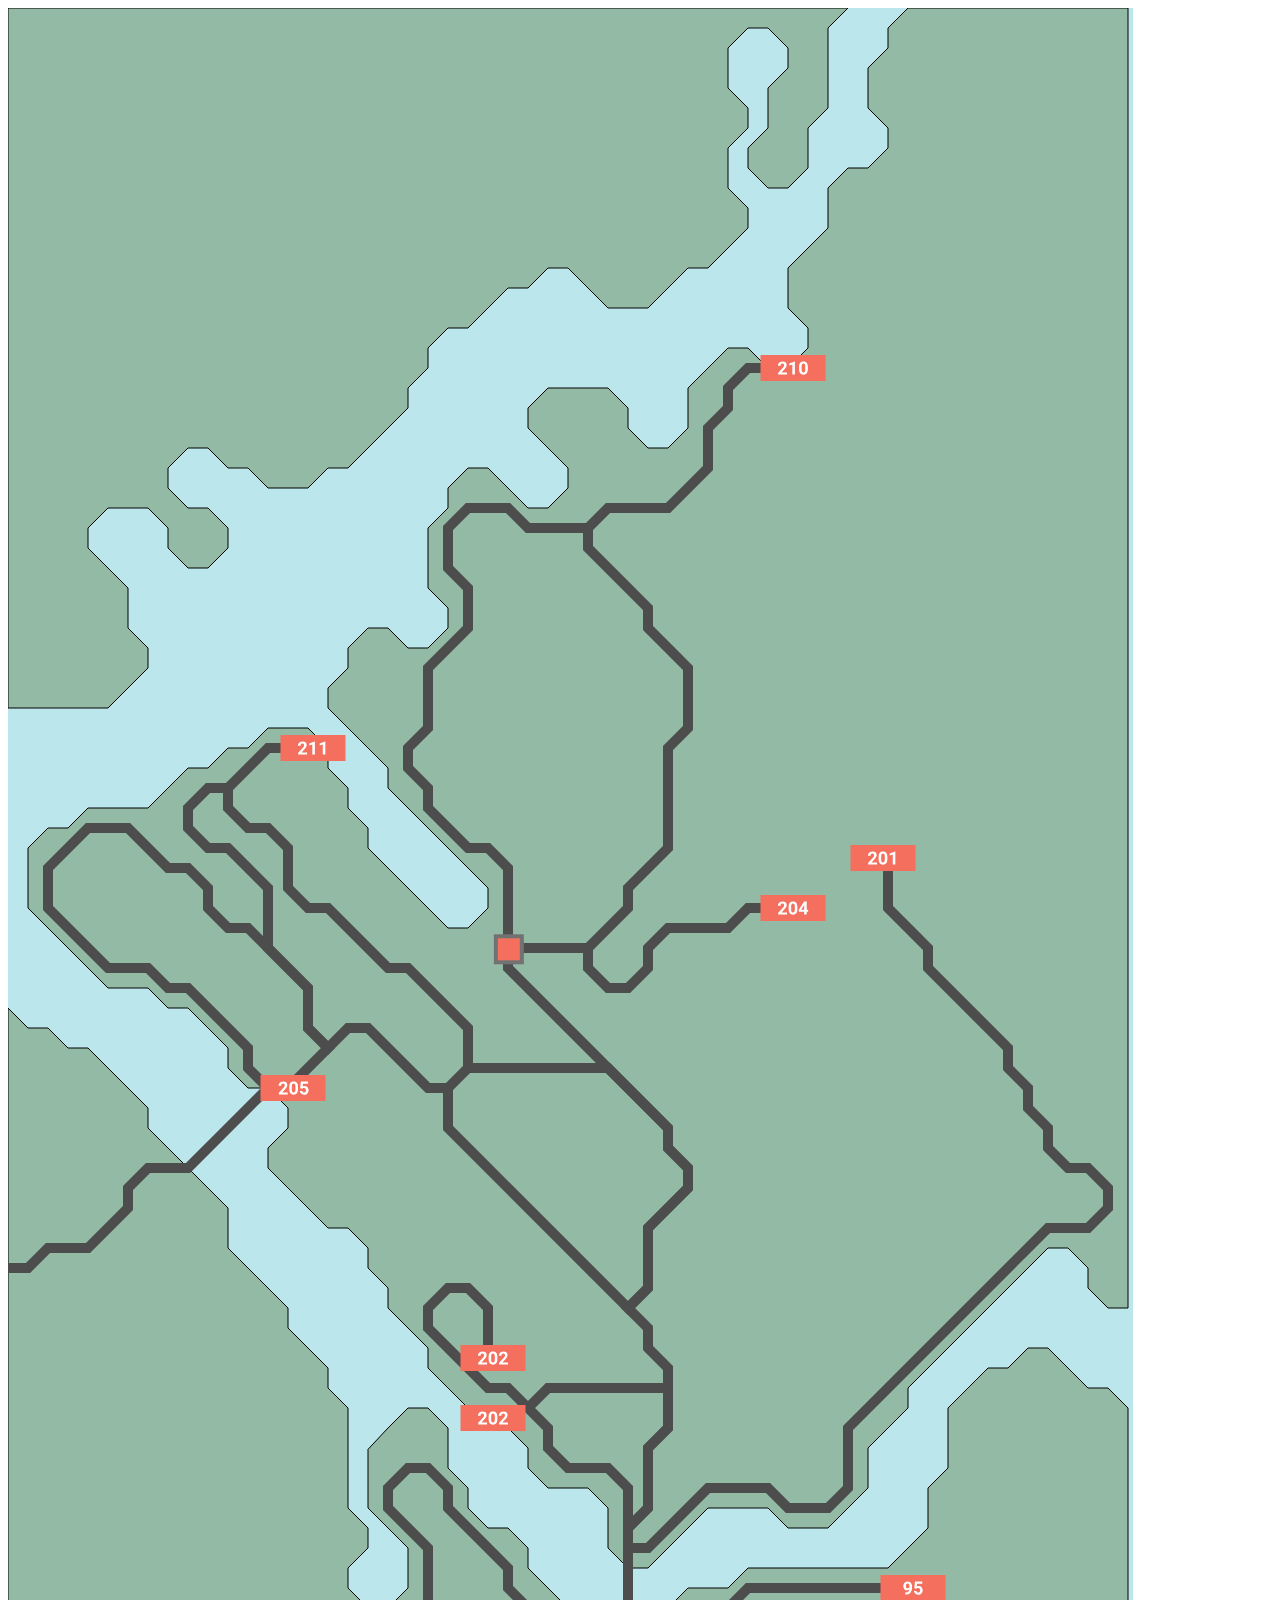
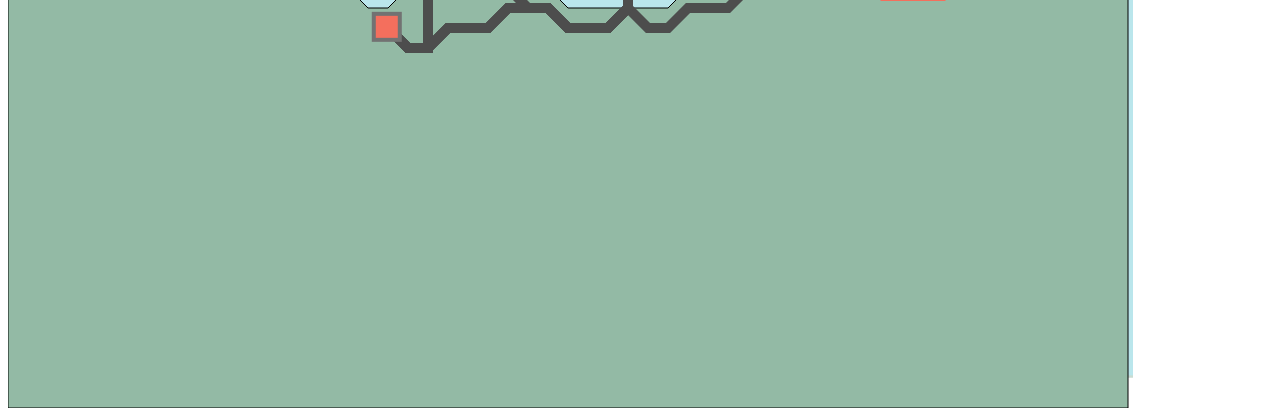
<file: index.html>
<!DOCTYPE html>
<html lang="en">

<head>
    <meta charset="UTF-8">
    <meta name="viewport" content="width=device-width, initial-scale=1.0">
    <title>Document</title>
    <link rel="stylesheet" href="./css/style.css">
</head>

<body>

    <svg width="1125" height="2000" viewBox="0 0 1125 2000" fill="none" xmlns="http://www.w3.org/2000/svg">
        <g id="Frame" clip-path="url(#clip0)">
            <g id="Frame_2" clip-path="url(#clip1)">
                <g id="map">
                    <path id="Vector" opacity="0.5" d="M1125 0H0V1969.74H1125V0Z" fill="#93BAA5" />
                    <rect id="Rectangle 2" width="1125" height="1967.37" fill="#BAE6EC" />
                    <g id="Vector_2">
                        <path
                            d="M880 20L900 0H1120V1300H1100L1080 1280V1260L1060 1240H1040L1020 1260L980 1300L900 1380V1400L860 1440V1480L820 1520H780L760 1500H700L680 1520L660 1540L640 1560H620L600 1540V1500L580 1480H560H540L520 1460V1440L500 1420L480 1400H460L440 1380L420 1360V1340L400 1320L380 1300V1280L360 1260V1240L340 1220H320L300 1200L280 1180L260 1160V1140L280 1120V1100L260 1080H240L220 1060V1040L200 1020L180 1000H160L140 980H120H100L80 960L60 940L40 920L20 900V840L40 820H60L80 800H140L160 780L180 760H200L220 740H240L260 720H280H300L320 740V760L340 780V800L360 820V840L380 860L400 880L420 900L440 920H460L480 900V880L460 860L420 820L380 780V760L360 740L320 700V680L340 660V640L360 620H380L400 640H420L440 620V600L420 580V560V540V520L440 500V480L460 460H480L500 480L520 500H540L560 480V460L540 440L520 420V400L540 380H600L620 400V420L640 440H660L680 420V400V380L700 360L720 340H740L760 360H780L800 340V320L780 300V260L820 220V180L840 160H860L880 140V120L860 100V60L880 40V20Z"
                            fill="#93BAA5" />
                        <path
                            d="M880 20L900 0H1120V1300H1100L1080 1280V1260L1060 1240H1040L1020 1260L980 1300L900 1380V1400L860 1440V1480L820 1520H780L760 1500H700L680 1520L660 1540L640 1560H620L600 1540V1500L580 1480H560H540L520 1460V1440L500 1420L480 1400H460L440 1380L420 1360V1340L400 1320L380 1300V1280L360 1260V1240L340 1220H320L300 1200L280 1180L260 1160V1140L280 1120V1100L260 1080H240L220 1060V1040L200 1020L180 1000H160L140 980H120H100L80 960L60 940L40 920L20 900V840L40 820H60L80 800H140L160 780L180 760H200L220 740H240L260 720H280H300L320 740V760L340 780V800L360 820V840L380 860L400 880L420 900L440 920H460L480 900V880L460 860L420 820L380 780V760L360 740L320 700V680L340 660V640L360 620H380L400 640H420L440 620V600L420 580V560V540V520L440 500V480L460 460H480L500 480L520 500H540L560 480V460L540 440L520 420V400L540 380H600L620 400V420L640 440H660L680 420V400V380L700 360L720 340H740L760 360H780L800 340V320L780 300V260L820 220V180L840 160H860L880 140V120L860 100V60L880 40V20Z"
                            stroke="black" />
                        <path
                            d="M880 20L900 0H1120V1300H1100L1080 1280V1260L1060 1240H1040L1020 1260L980 1300L900 1380V1400L860 1440V1480L820 1520H780L760 1500H700L680 1520L660 1540L640 1560H620L600 1540V1500L580 1480H560H540L520 1460V1440L500 1420L480 1400H460L440 1380L420 1360V1340L400 1320L380 1300V1280L360 1260V1240L340 1220H320L300 1200L280 1180L260 1160V1140L280 1120V1100L260 1080H240L220 1060V1040L200 1020L180 1000H160L140 980H120H100L80 960L60 940L40 920L20 900V840L40 820H60L80 800H140L160 780L180 760H200L220 740H240L260 720H280H300L320 740V760L340 780V800L360 820V840L380 860L400 880L420 900L440 920H460L480 900V880L460 860L420 820L380 780V760L360 740L320 700V680L340 660V640L360 620H380L400 640H420L440 620V600L420 580V560V540V520L440 500V480L460 460H480L500 480L520 500H540L560 480V460L540 440L520 420V400L540 380H600L620 400V420L640 440H660L680 420V400V380L700 360L720 340H740L760 360H780L800 340V320L780 300V260L820 220V180L840 160H860L880 140V120L860 100V60L880 40V20Z"
                            stroke="url(#paint0_linear)" />
                    </g>
                    <path id="Vector_3"
                        d="M100 1060L80 1040H60L40 1020H20L0 1000V2000H1120V1400L1100 1380H1080L1060 1360L1040 1340H1020L1000 1360H980L960 1380L940 1400V1460L920 1480V1500V1520L900 1540L880 1560H780H740L720 1580H680L660 1600H580H560L540 1580L520 1560V1540L500 1520H480L460 1500V1480L440 1460V1420L420 1400H400L380 1420L360 1441.35V1460V1478.13V1500L380 1520L400 1540V1560V1580L380 1600H360L340 1580V1560L360 1540V1520L340 1500V1480V1460V1420V1400L320 1380V1360L300 1340L280 1320V1300L260 1280L240 1260L220 1240V1220V1200L200 1180L180 1160L160 1140L140 1120V1100L120 1080L100 1060Z"
                        fill="#93BAA5" stroke="black" />
                    <path id="Vector_4"
                        d="M820 20L840 0H0V700H100L120 680L140 660V640L120 620V580L80 540V520L100 500H140L160 520V540L180 560H200L220 540V520L200 500H180L160 480V460L180 440H200L220 460H240L260 480H280H300L320 460H340L360 440L380 420L400 400V380L420 360V340L440 320H460L480 300L500 280H520L540 260H560L580 280L600 300H640L680 260H700L740 220V200L720 180V140L740 120V100L720 80V40L740 20H760L780 40V60L760 80V120L740 140V160L760 180H780L800 160V120L820 100V20Z"
                        fill="#93BAA5" stroke="black" />
                </g>
                <g id="routes">
                    <path id="route_201"
                        d="M880 860V900L920 940V960L1000 1040V1060L1020 1080V1100L1040 1120V1140L1060 1160H1080L1100 1180V1200L1080 1220H1040L840 1420V1480L820 1500H780L760 1480H700L640 1540H620V1600L600 1620H560L540 1600H500L480 1620H440L420 1640H400L380 1620"
                        stroke="#4D4D4D" stroke-width="10" />
                    <path id="route_202"
                        d="M380 1620L400 1640H420V1540L380 1500V1480L400 1460H420L440 1480V1500L500 1560V1580L520 1600H540L560 1620H600L620 1600V1520M480 1340V1300L460 1280H440L420 1300V1320L480 1380H500L520 1400M520 1400L540 1420V1440L560 1460H600L620 1480V1520M520 1400L540 1380H660V1420L640 1440V1500L620 1520"
                        stroke="#4D4D4D" stroke-width="10" />
                    <path id="route_95"
                        d="M880 1580H740L720 1600H680L660 1620H640L620 1600L600 1620H560L540 1600H500L480 1620H440L420 1640H400L380 1620"
                        stroke="#4D4D4D" stroke-width="10" />
                    <path id="route_205"
                        d="M0 1260H20L40 1240H80L120 1200V1180L140 1160H180L260 1080M260 1080L240 1060V1040L180 980H160L140 960H100L40 900V860L80 820H120L160 860H180L200 880V900L220 920H240L300 980V1020L320 1040L280 1080H260Z"
                        stroke="#4D4D4D" stroke-width="10" />
                    <path id="route_211"
                        d="M280 740H260L220 780M220 780H200L180 800V820L200 840H220L260 880V940L300 980V1020L320 1040L340 1020H360L420 1080H440M220 780V800L240 820H260L280 840V880L300 900H320L380 960H400L460 1020V1060M440 1080V1120L620 1300L640 1280V1220L680 1180V1160L660 1140V1120L600 1060H460M440 1080L460 1060"
                        stroke="#4D4D4D" stroke-width="10" />
                    <path id="route_200"
                        d="M500 940V960L600 1060L660 1120V1140L680 1160V1180L640 1220V1280L620 1300L640 1320V1340L660 1360V1380V1420L640 1440V1500L620 1520V1600L600 1620H580H560L540 1600H500L480 1620H440L420 1640H400L380 1620"
                        stroke="#4D4D4D" stroke-width="10" />
                    <path id="route_204" d="M760 900H740L720 920H660L640 940V960L620 980H600L580 960V940H520"
                        stroke="#4D4D4D" stroke-width="10" />
                    <path id="route_210"
                        d="M760 360H740L720 380V400L700 420V460L660 500H600L580 520M580 520V540L640 600V620L680 660V720L660 740V840L620 880V900L580 940H500V860L480 840H460L420 800V780L400 760V740L420 720V660L460 620V580L440 560V520L460 500H500L520 520H580Z"
                        stroke="#4D4D4D" stroke-width="10" />
                </g>
                <g id="stop_210">
                    <path id="Rectangle 1" d="M760 350H810V370H760V350Z" fill="#F46F5D" />
                    <path id="210"
                        d="M780.44 365H773.618V363.646L776.838 360.215C777.28 359.732 777.606 359.31 777.815 358.95C778.03 358.59 778.137 358.248 778.137 357.925C778.137 357.483 778.025 357.136 777.802 356.886C777.578 356.631 777.259 356.503 776.845 356.503C776.398 356.503 776.045 356.658 775.785 356.968C775.53 357.273 775.402 357.676 775.402 358.178H773.42C773.42 357.572 773.563 357.018 773.851 356.517C774.142 356.015 774.552 355.623 775.081 355.341C775.61 355.054 776.209 354.91 776.879 354.91C777.904 354.91 778.7 355.156 779.265 355.648C779.834 356.141 780.119 356.836 780.119 357.733C780.119 358.226 779.992 358.727 779.736 359.237C779.481 359.748 779.044 360.342 778.424 361.021L776.161 363.407H780.44V365ZM786.456 365H784.48V357.385L782.122 358.116V356.51L786.244 355.033H786.456V365ZM796.396 360.885C796.396 362.261 796.111 363.314 795.541 364.043C794.971 364.772 794.137 365.137 793.039 365.137C791.954 365.137 791.125 364.779 790.551 364.063C789.977 363.348 789.683 362.323 789.669 360.987V359.155C789.669 357.765 789.956 356.71 790.53 355.99C791.109 355.27 791.941 354.91 793.025 354.91C794.11 354.91 794.939 355.268 795.514 355.983C796.088 356.694 796.382 357.717 796.396 359.053V360.885ZM794.42 358.875C794.42 358.05 794.306 357.451 794.078 357.077C793.855 356.699 793.504 356.51 793.025 356.51C792.561 356.51 792.216 356.69 791.993 357.05C791.774 357.405 791.658 357.964 791.645 358.725V361.145C791.645 361.956 791.754 362.56 791.973 362.956C792.196 363.348 792.551 363.544 793.039 363.544C793.522 363.544 793.871 363.355 794.085 362.977C794.299 362.598 794.411 362.02 794.42 361.24V358.875Z"
                        fill="white" />
                </g>
                <g id="stop_201">
                    <path id="Rectangle 1_2" d="M850 840H900V860H850V840Z" fill="#F46F5D" />
                    <path id="201"
                        d="M870.441 855H863.618V853.647L866.838 850.215C867.28 849.732 867.606 849.31 867.816 848.95C868.03 848.59 868.137 848.248 868.137 847.925C868.137 847.483 868.025 847.136 867.802 846.886C867.579 846.631 867.26 846.503 866.845 846.503C866.398 846.503 866.045 846.658 865.785 846.968C865.53 847.273 865.402 847.676 865.402 848.178H863.42C863.42 847.572 863.564 847.018 863.851 846.517C864.142 846.015 864.553 845.623 865.081 845.341C865.61 845.054 866.209 844.91 866.879 844.91C867.904 844.91 868.7 845.156 869.265 845.648C869.834 846.141 870.119 846.836 870.119 847.733C870.119 848.226 869.992 848.727 869.736 849.237C869.481 849.748 869.044 850.342 868.424 851.022L866.161 853.407H870.441V855ZM878.357 850.885C878.357 852.261 878.072 853.314 877.502 854.043C876.932 854.772 876.098 855.137 875 855.137C873.915 855.137 873.086 854.779 872.512 854.064C871.938 853.348 871.644 852.323 871.63 850.987V849.155C871.63 847.765 871.917 846.71 872.491 845.99C873.07 845.27 873.902 844.91 874.986 844.91C876.071 844.91 876.9 845.268 877.475 845.983C878.049 846.694 878.343 847.717 878.357 849.053V850.885ZM876.381 848.875C876.381 848.05 876.267 847.451 876.039 847.077C875.816 846.699 875.465 846.51 874.986 846.51C874.522 846.51 874.178 846.69 873.954 847.05C873.735 847.405 873.619 847.964 873.606 848.725V851.145C873.606 851.956 873.715 852.56 873.934 852.956C874.157 853.348 874.512 853.544 875 853.544C875.483 853.544 875.832 853.355 876.046 852.977C876.26 852.598 876.372 852.02 876.381 851.24V848.875ZM884.495 855H882.52V847.385L880.161 848.116V846.51L884.283 845.033H884.495V855Z"
                        fill="white" />
                </g>
                <g id="stop_204">
                    <path id="Rectangle 1_3" d="M760 890H810V910H760V890Z" fill="#F46F5D" />
                    <path id="204"
                        d="M780.44 905H773.618V903.646L776.838 900.215C777.28 899.732 777.606 899.31 777.815 898.95C778.03 898.59 778.137 898.248 778.137 897.925C778.137 897.483 778.025 897.136 777.802 896.886C777.578 896.631 777.259 896.503 776.845 896.503C776.398 896.503 776.045 896.658 775.785 896.968C775.53 897.273 775.402 897.676 775.402 898.178H773.42C773.42 897.572 773.563 897.018 773.851 896.517C774.142 896.015 774.552 895.623 775.081 895.341C775.61 895.054 776.209 894.91 776.879 894.91C777.904 894.91 778.7 895.156 779.265 895.648C779.834 896.141 780.119 896.836 780.119 897.733C780.119 898.226 779.992 898.727 779.736 899.237C779.481 899.748 779.044 900.342 778.424 901.021L776.161 903.407H780.44V905ZM788.356 900.885C788.356 902.261 788.072 903.314 787.502 904.043C786.932 904.772 786.098 905.137 785 905.137C783.915 905.137 783.086 904.779 782.512 904.063C781.938 903.348 781.644 902.323 781.63 900.987V899.155C781.63 897.765 781.917 896.71 782.491 895.99C783.07 895.27 783.902 894.91 784.986 894.91C786.071 894.91 786.9 895.268 787.475 895.983C788.049 896.694 788.343 897.717 788.356 899.053V900.885ZM786.381 898.875C786.381 898.05 786.267 897.451 786.039 897.077C785.816 896.699 785.465 896.51 784.986 896.51C784.521 896.51 784.177 896.69 783.954 897.05C783.735 897.405 783.619 897.964 783.605 898.725V901.145C783.605 901.956 783.715 902.56 783.934 902.956C784.157 903.348 784.512 903.544 785 903.544C785.483 903.544 785.832 903.355 786.046 902.977C786.26 902.598 786.372 902.02 786.381 901.24V898.875ZM795.541 901.254H796.669V902.847H795.541V905H793.565V902.847H789.484L789.396 901.603L793.545 895.047H795.541V901.254ZM791.364 901.254H793.565V897.74L793.436 897.966L791.364 901.254Z"
                        fill="white" />
                </g>
                <g id="stop_95">
                    <path id="Rectangle 1_4" d="M880 1570H930V1590H880V1570Z" fill="#F46F5D" />
                    <path id="95"
                        d="M902.259 1581.02C901.744 1581.53 901.142 1581.78 900.454 1581.78C899.575 1581.78 898.871 1581.48 898.342 1580.88C897.813 1580.27 897.549 1579.46 897.549 1578.43C897.549 1577.78 897.69 1577.18 897.973 1576.64C898.26 1576.09 898.659 1575.67 899.169 1575.37C899.679 1575.06 900.254 1574.91 900.892 1574.91C901.548 1574.91 902.131 1575.07 902.642 1575.4C903.152 1575.73 903.549 1576.2 903.831 1576.82C904.114 1577.43 904.257 1578.14 904.262 1578.93V1579.66C904.262 1581.32 903.849 1582.62 903.025 1583.57C902.2 1584.52 901.031 1585.03 899.518 1585.09L899.032 1585.1V1583.45L899.47 1583.44C901.188 1583.36 902.118 1582.56 902.259 1581.02ZM900.94 1580.27C901.259 1580.27 901.532 1580.19 901.76 1580.02C901.992 1579.86 902.168 1579.66 902.286 1579.43V1578.62C902.286 1577.95 902.159 1577.43 901.903 1577.06C901.648 1576.69 901.306 1576.5 900.878 1576.5C900.482 1576.5 900.156 1576.69 899.9 1577.05C899.645 1577.41 899.518 1577.86 899.518 1578.41C899.518 1578.95 899.641 1579.4 899.887 1579.75C900.137 1580.1 900.488 1580.27 900.94 1580.27ZM905.971 1580.11L906.545 1575.05H912.123V1576.69H908.165L907.919 1578.83C908.388 1578.58 908.887 1578.46 909.416 1578.46C910.364 1578.46 911.107 1578.75 911.645 1579.34C912.182 1579.93 912.451 1580.75 912.451 1581.81C912.451 1582.45 912.315 1583.03 912.041 1583.54C911.772 1584.04 911.385 1584.44 910.879 1584.72C910.373 1585 909.776 1585.14 909.088 1585.14C908.486 1585.14 907.928 1585.02 907.413 1584.77C906.898 1584.53 906.49 1584.18 906.19 1583.74C905.893 1583.3 905.736 1582.8 905.718 1582.23H907.673C907.714 1582.65 907.858 1582.97 908.104 1583.2C908.354 1583.43 908.68 1583.54 909.081 1583.54C909.528 1583.54 909.872 1583.38 910.113 1583.07C910.355 1582.74 910.476 1582.29 910.476 1581.7C910.476 1581.13 910.337 1580.7 910.059 1580.4C909.781 1580.1 909.386 1579.95 908.876 1579.95C908.407 1579.95 908.026 1580.07 907.734 1580.32L907.543 1580.5L905.971 1580.11Z"
                        fill="white" />
                </g>
                <g id="stop_211">
                    <path id="Rectangle 1_5" d="M280 730H330V750H280V730Z" fill="#F46F5D" />
                    <path id="211"
                        d="M300.44 745H293.618V743.646L296.838 740.215C297.28 739.732 297.606 739.31 297.815 738.95C298.03 738.59 298.137 738.248 298.137 737.925C298.137 737.483 298.025 737.136 297.802 736.886C297.578 736.631 297.259 736.503 296.845 736.503C296.398 736.503 296.045 736.658 295.785 736.968C295.53 737.273 295.402 737.676 295.402 738.178H293.42C293.42 737.572 293.563 737.018 293.851 736.517C294.142 736.015 294.552 735.623 295.081 735.341C295.61 735.054 296.209 734.91 296.879 734.91C297.904 734.91 298.7 735.156 299.265 735.648C299.834 736.141 300.119 736.836 300.119 737.733C300.119 738.226 299.992 738.727 299.736 739.237C299.481 739.748 299.044 740.342 298.424 741.021L296.161 743.407H300.44V745ZM306.456 745H304.48V737.385L302.122 738.116V736.51L306.244 735.033H306.456V745ZM314.495 745H312.52V737.385L310.161 738.116V736.51L314.283 735.033H314.495V745Z"
                        fill="white" />
                </g>
                <g id="stop_202">
                    <path id="Rectangle 1_6" d="M460 1400H510V1420H460V1400Z" fill="#F46F5D" />
                    <path id="202"
                        d="M480.441 1415H473.618V1413.65L476.838 1410.21C477.28 1409.73 477.606 1409.31 477.816 1408.95C478.03 1408.59 478.137 1408.25 478.137 1407.92C478.137 1407.48 478.025 1407.14 477.802 1406.89C477.579 1406.63 477.26 1406.5 476.845 1406.5C476.398 1406.5 476.045 1406.66 475.785 1406.97C475.53 1407.27 475.402 1407.68 475.402 1408.18H473.42C473.42 1407.57 473.564 1407.02 473.851 1406.52C474.142 1406.02 474.552 1405.62 475.081 1405.34C475.61 1405.05 476.209 1404.91 476.879 1404.91C477.904 1404.91 478.7 1405.16 479.265 1405.65C479.834 1406.14 480.119 1406.84 480.119 1407.73C480.119 1408.23 479.992 1408.73 479.736 1409.24C479.481 1409.75 479.044 1410.34 478.424 1411.02L476.161 1413.41H480.441V1415ZM488.357 1410.88C488.357 1412.26 488.072 1413.31 487.502 1414.04C486.932 1414.77 486.098 1415.14 485 1415.14C483.915 1415.14 483.086 1414.78 482.512 1414.06C481.938 1413.35 481.644 1412.32 481.63 1410.99V1409.16C481.63 1407.77 481.917 1406.71 482.491 1405.99C483.07 1405.27 483.902 1404.91 484.986 1404.91C486.071 1404.91 486.9 1405.27 487.475 1405.98C488.049 1406.69 488.343 1407.72 488.357 1409.05V1410.88ZM486.381 1408.88C486.381 1408.05 486.267 1407.45 486.039 1407.08C485.816 1406.7 485.465 1406.51 484.986 1406.51C484.522 1406.51 484.177 1406.69 483.954 1407.05C483.735 1407.41 483.619 1407.96 483.606 1408.72V1411.14C483.606 1411.96 483.715 1412.56 483.934 1412.96C484.157 1413.35 484.512 1413.54 485 1413.54C485.483 1413.54 485.832 1413.35 486.046 1412.98C486.26 1412.6 486.372 1412.02 486.381 1411.24V1408.88ZM496.519 1415H489.696V1413.65L492.916 1410.21C493.358 1409.73 493.684 1409.31 493.894 1408.95C494.108 1408.59 494.215 1408.25 494.215 1407.92C494.215 1407.48 494.103 1407.14 493.88 1406.89C493.657 1406.63 493.338 1406.5 492.923 1406.5C492.476 1406.5 492.123 1406.66 491.863 1406.97C491.608 1407.27 491.481 1407.68 491.481 1408.18H489.498C489.498 1407.57 489.642 1407.02 489.929 1406.52C490.22 1406.02 490.631 1405.62 491.159 1405.34C491.688 1405.05 492.287 1404.91 492.957 1404.91C493.983 1404.91 494.778 1405.16 495.343 1405.65C495.913 1406.14 496.197 1406.84 496.197 1407.73C496.197 1408.23 496.07 1408.73 495.815 1409.24C495.559 1409.75 495.122 1410.34 494.502 1411.02L492.239 1413.41H496.519V1415Z"
                        fill="white" />
                </g>
                <g id="stop_202_2">
                    <path id="Rectangle 1_7" d="M460 1340H510V1360H460V1340Z" fill="#F46F5D" />
                    <path id="202_2"
                        d="M480.441 1355H473.618V1353.65L476.838 1350.21C477.28 1349.73 477.606 1349.31 477.816 1348.95C478.03 1348.59 478.137 1348.25 478.137 1347.92C478.137 1347.48 478.025 1347.14 477.802 1346.89C477.579 1346.63 477.26 1346.5 476.845 1346.5C476.398 1346.5 476.045 1346.66 475.785 1346.97C475.53 1347.27 475.403 1347.68 475.403 1348.18H473.42C473.42 1347.57 473.564 1347.02 473.851 1346.52C474.142 1346.02 474.553 1345.62 475.081 1345.34C475.61 1345.05 476.209 1344.91 476.879 1344.91C477.904 1344.91 478.7 1345.16 479.265 1345.65C479.834 1346.14 480.119 1346.84 480.119 1347.73C480.119 1348.23 479.992 1348.73 479.737 1349.24C479.481 1349.75 479.044 1350.34 478.424 1351.02L476.161 1353.41H480.441V1355ZM488.357 1350.88C488.357 1352.26 488.072 1353.31 487.502 1354.04C486.932 1354.77 486.098 1355.14 485 1355.14C483.916 1355.14 483.086 1354.78 482.512 1354.06C481.938 1353.35 481.644 1352.32 481.63 1350.99V1349.16C481.63 1347.77 481.917 1346.71 482.491 1345.99C483.07 1345.27 483.902 1344.91 484.987 1344.91C486.071 1344.91 486.901 1345.27 487.475 1345.98C488.049 1346.69 488.343 1347.72 488.357 1349.05V1350.88ZM486.381 1348.88C486.381 1348.05 486.267 1347.45 486.039 1347.08C485.816 1346.7 485.465 1346.51 484.987 1346.51C484.522 1346.51 484.178 1346.69 483.954 1347.05C483.736 1347.41 483.619 1347.96 483.606 1348.72V1351.14C483.606 1351.96 483.715 1352.56 483.934 1352.96C484.157 1353.35 484.513 1353.54 485 1353.54C485.483 1353.54 485.832 1353.35 486.046 1352.98C486.26 1352.6 486.372 1352.02 486.381 1351.24V1348.88ZM496.519 1355H489.696V1353.65L492.916 1350.21C493.358 1349.73 493.684 1349.31 493.894 1348.95C494.108 1348.59 494.215 1348.25 494.215 1347.92C494.215 1347.48 494.103 1347.14 493.88 1346.89C493.657 1346.63 493.338 1346.5 492.923 1346.5C492.476 1346.5 492.123 1346.66 491.863 1346.97C491.608 1347.27 491.481 1347.68 491.481 1348.18H489.498C489.498 1347.57 489.642 1347.02 489.929 1346.52C490.221 1346.02 490.631 1345.62 491.159 1345.34C491.688 1345.05 492.287 1344.91 492.957 1344.91C493.983 1344.91 494.778 1345.16 495.343 1345.65C495.913 1346.14 496.197 1346.84 496.197 1347.73C496.197 1348.23 496.07 1348.73 495.815 1349.24C495.559 1349.75 495.122 1350.34 494.502 1351.02L492.239 1353.41H496.519V1355Z"
                        fill="white" />
                </g>
                <g id="stop_205">
                    <path id="Rectangle 1_8" d="M260 1070H310V1090H260V1070Z" fill="#F46F5D" />
                    <path id="205"
                        d="M280.941 1085H274.118V1083.65L277.338 1080.21C277.78 1079.73 278.106 1079.31 278.316 1078.95C278.53 1078.59 278.637 1078.25 278.637 1077.92C278.637 1077.48 278.525 1077.14 278.302 1076.89C278.079 1076.63 277.76 1076.5 277.345 1076.5C276.898 1076.5 276.545 1076.66 276.285 1076.97C276.03 1077.27 275.902 1077.68 275.902 1078.18H273.92C273.92 1077.57 274.064 1077.02 274.351 1076.52C274.642 1076.02 275.053 1075.62 275.581 1075.34C276.11 1075.05 276.709 1074.91 277.379 1074.91C278.404 1074.91 279.2 1075.16 279.765 1075.65C280.334 1076.14 280.619 1076.84 280.619 1077.73C280.619 1078.23 280.492 1078.73 280.236 1079.24C279.981 1079.75 279.544 1080.34 278.924 1081.02L276.661 1083.41H280.941V1085ZM288.857 1080.88C288.857 1082.26 288.572 1083.31 288.002 1084.04C287.432 1084.77 286.598 1085.14 285.5 1085.14C284.415 1085.14 283.586 1084.78 283.012 1084.06C282.438 1083.35 282.144 1082.32 282.13 1080.99V1079.16C282.13 1077.77 282.417 1076.71 282.991 1075.99C283.57 1075.27 284.402 1074.91 285.486 1074.91C286.571 1074.91 287.4 1075.27 287.975 1075.98C288.549 1076.69 288.843 1077.72 288.857 1079.05V1080.88ZM286.881 1078.88C286.881 1078.05 286.767 1077.45 286.539 1077.08C286.316 1076.7 285.965 1076.51 285.486 1076.51C285.022 1076.51 284.678 1076.69 284.454 1077.05C284.235 1077.41 284.119 1077.96 284.106 1078.72V1081.14C284.106 1081.96 284.215 1082.56 284.434 1082.96C284.657 1083.35 285.012 1083.54 285.5 1083.54C285.983 1083.54 286.332 1083.35 286.546 1082.98C286.76 1082.6 286.872 1082.02 286.881 1081.24V1078.88ZM290.49 1080.11L291.065 1075.05H296.643V1076.69H292.685L292.439 1078.83C292.908 1078.58 293.407 1078.46 293.936 1078.46C294.884 1078.46 295.626 1078.75 296.164 1079.34C296.702 1079.93 296.971 1080.75 296.971 1081.81C296.971 1082.45 296.834 1083.03 296.561 1083.54C296.292 1084.04 295.904 1084.44 295.399 1084.72C294.893 1085 294.296 1085.14 293.608 1085.14C293.006 1085.14 292.448 1085.02 291.933 1084.77C291.418 1084.53 291.01 1084.18 290.709 1083.74C290.413 1083.3 290.256 1082.8 290.237 1082.23H292.192C292.233 1082.65 292.377 1082.97 292.623 1083.2C292.874 1083.43 293.2 1083.54 293.601 1083.54C294.047 1083.54 294.391 1083.38 294.633 1083.07C294.874 1082.74 294.995 1082.29 294.995 1081.7C294.995 1081.13 294.856 1080.7 294.578 1080.4C294.3 1080.1 293.906 1079.95 293.396 1079.95C292.926 1079.95 292.546 1080.07 292.254 1080.32L292.063 1080.5L290.49 1080.11Z"
                        fill="white" />
                </g>
                <g id="popup_arna">
                    <path id="Union" d="M377.478 1610L383.925 1616.82L387.453 1620H330V1670H140V1610L377.478 1610Z"
                        fill="#F8F8F8" />
                    <g id="213">
                        <path id="Rectangle 1_9" d="M150 1640H200V1660H150V1640Z" fill="#F46F5D" />
                        <path id="95_2"
                            d="M172.259 1651.02C171.744 1651.53 171.142 1651.78 170.454 1651.78C169.575 1651.78 168.871 1651.48 168.342 1650.88C167.813 1650.27 167.549 1649.46 167.549 1648.43C167.549 1647.78 167.69 1647.18 167.973 1646.64C168.26 1646.09 168.659 1645.67 169.169 1645.37C169.679 1645.06 170.254 1644.91 170.892 1644.91C171.548 1644.91 172.131 1645.07 172.642 1645.4C173.152 1645.73 173.549 1646.2 173.831 1646.82C174.114 1647.43 174.257 1648.14 174.262 1648.93V1649.66C174.262 1651.32 173.849 1652.62 173.025 1653.57C172.2 1654.52 171.031 1655.03 169.518 1655.09L169.032 1655.1V1653.45L169.47 1653.44C171.188 1653.36 172.118 1652.56 172.259 1651.02ZM170.94 1650.27C171.259 1650.27 171.532 1650.19 171.76 1650.02C171.992 1649.86 172.168 1649.66 172.286 1649.43V1648.62C172.286 1647.95 172.159 1647.43 171.903 1647.06C171.648 1646.69 171.306 1646.5 170.878 1646.5C170.482 1646.5 170.156 1646.69 169.9 1647.05C169.645 1647.41 169.518 1647.86 169.518 1648.41C169.518 1648.95 169.641 1649.4 169.887 1649.75C170.137 1650.1 170.488 1650.27 170.94 1650.27ZM175.971 1650.11L176.545 1645.05H182.123V1646.69H178.165L177.919 1648.83C178.388 1648.58 178.887 1648.46 179.416 1648.46C180.364 1648.46 181.107 1648.75 181.645 1649.34C182.182 1649.93 182.451 1650.75 182.451 1651.81C182.451 1652.45 182.315 1653.03 182.041 1653.54C181.772 1654.04 181.385 1654.44 180.879 1654.72C180.373 1655 179.776 1655.14 179.088 1655.14C178.486 1655.14 177.928 1655.02 177.413 1654.77C176.898 1654.53 176.49 1654.18 176.19 1653.74C175.893 1653.3 175.736 1652.8 175.718 1652.23H177.673C177.714 1652.65 177.858 1652.97 178.104 1653.2C178.354 1653.43 178.68 1653.54 179.081 1653.54C179.528 1653.54 179.872 1653.38 180.113 1653.07C180.355 1652.74 180.476 1652.29 180.476 1651.7C180.476 1651.13 180.337 1650.7 180.059 1650.4C179.781 1650.1 179.386 1649.95 178.876 1649.95C178.407 1649.95 178.026 1650.07 177.734 1650.32L177.543 1650.5L175.971 1650.11Z"
                            fill="white" />
                    </g>
                    <g id="214">
                        <path id="Rectangle 1_10" d="M210 1640H260V1660H210V1640Z" fill="#F46F5D" />
                        <path id="200"
                            d="M230.441 1655H223.618V1653.65L226.838 1650.22C227.28 1649.73 227.606 1649.31 227.816 1648.95C228.03 1648.59 228.137 1648.25 228.137 1647.93C228.137 1647.48 228.025 1647.14 227.802 1646.89C227.579 1646.63 227.26 1646.5 226.845 1646.5C226.398 1646.5 226.045 1646.66 225.785 1646.97C225.53 1647.27 225.402 1647.68 225.402 1648.18H223.42C223.42 1647.57 223.564 1647.02 223.851 1646.52C224.142 1646.02 224.553 1645.62 225.081 1645.34C225.61 1645.05 226.209 1644.91 226.879 1644.91C227.904 1644.91 228.7 1645.16 229.265 1645.65C229.834 1646.14 230.119 1646.84 230.119 1647.73C230.119 1648.23 229.992 1648.73 229.736 1649.24C229.481 1649.75 229.044 1650.34 228.424 1651.02L226.161 1653.41H230.441V1655ZM238.357 1650.89C238.357 1652.26 238.072 1653.31 237.502 1654.04C236.932 1654.77 236.098 1655.14 235 1655.14C233.915 1655.14 233.086 1654.78 232.512 1654.06C231.938 1653.35 231.644 1652.32 231.63 1650.99V1649.16C231.63 1647.77 231.917 1646.71 232.491 1645.99C233.07 1645.27 233.902 1644.91 234.986 1644.91C236.071 1644.91 236.9 1645.27 237.475 1645.98C238.049 1646.69 238.343 1647.72 238.357 1649.05V1650.89ZM236.381 1648.88C236.381 1648.05 236.267 1647.45 236.039 1647.08C235.816 1646.7 235.465 1646.51 234.986 1646.51C234.522 1646.51 234.178 1646.69 233.954 1647.05C233.735 1647.41 233.619 1647.96 233.606 1648.72V1651.14C233.606 1651.96 233.715 1652.56 233.934 1652.96C234.157 1653.35 234.512 1653.54 235 1653.54C235.483 1653.54 235.832 1653.36 236.046 1652.98C236.26 1652.6 236.372 1652.02 236.381 1651.24V1648.88ZM246.396 1650.89C246.396 1652.26 246.111 1653.31 245.541 1654.04C244.971 1654.77 244.137 1655.14 243.039 1655.14C241.955 1655.14 241.125 1654.78 240.551 1654.06C239.977 1653.35 239.683 1652.32 239.669 1650.99V1649.16C239.669 1647.77 239.956 1646.71 240.53 1645.99C241.109 1645.27 241.941 1644.91 243.025 1644.91C244.11 1644.91 244.94 1645.27 245.514 1645.98C246.088 1646.69 246.382 1647.72 246.396 1649.05V1650.89ZM244.42 1648.88C244.42 1648.05 244.306 1647.45 244.078 1647.08C243.855 1646.7 243.504 1646.51 243.025 1646.51C242.561 1646.51 242.217 1646.69 241.993 1647.05C241.775 1647.41 241.658 1647.96 241.645 1648.72V1651.14C241.645 1651.96 241.754 1652.56 241.973 1652.96C242.196 1653.35 242.552 1653.54 243.039 1653.54C243.522 1653.54 243.871 1653.36 244.085 1652.98C244.299 1652.6 244.411 1652.02 244.42 1651.24V1648.88Z"
                            fill="white" />
                    </g>
                    <g id="215">
                        <path id="Rectangle 1_11" d="M270 1640H320V1660H270V1640Z" fill="#F46F5D" />
                        <path id="201_2"
                            d="M290.441 1655H283.618V1653.65L286.838 1650.22C287.28 1649.73 287.606 1649.31 287.816 1648.95C288.03 1648.59 288.137 1648.25 288.137 1647.93C288.137 1647.48 288.025 1647.14 287.802 1646.89C287.579 1646.63 287.26 1646.5 286.845 1646.5C286.398 1646.5 286.045 1646.66 285.785 1646.97C285.53 1647.27 285.403 1647.68 285.403 1648.18H283.42C283.42 1647.57 283.564 1647.02 283.851 1646.52C284.142 1646.02 284.553 1645.62 285.081 1645.34C285.61 1645.05 286.209 1644.91 286.879 1644.91C287.904 1644.91 288.7 1645.16 289.265 1645.65C289.834 1646.14 290.119 1646.84 290.119 1647.73C290.119 1648.23 289.992 1648.73 289.737 1649.24C289.481 1649.75 289.044 1650.34 288.424 1651.02L286.161 1653.41H290.441V1655ZM298.357 1650.89C298.357 1652.26 298.072 1653.31 297.502 1654.04C296.932 1654.77 296.098 1655.14 295 1655.14C293.916 1655.14 293.086 1654.78 292.512 1654.06C291.938 1653.35 291.644 1652.32 291.63 1650.99V1649.16C291.63 1647.77 291.917 1646.71 292.491 1645.99C293.07 1645.27 293.902 1644.91 294.987 1644.91C296.071 1644.91 296.901 1645.27 297.475 1645.98C298.049 1646.69 298.343 1647.72 298.357 1649.05V1650.89ZM296.381 1648.88C296.381 1648.05 296.267 1647.45 296.039 1647.08C295.816 1646.7 295.465 1646.51 294.987 1646.51C294.522 1646.51 294.178 1646.69 293.954 1647.05C293.736 1647.41 293.619 1647.96 293.606 1648.72V1651.14C293.606 1651.96 293.715 1652.56 293.934 1652.96C294.157 1653.35 294.513 1653.54 295 1653.54C295.483 1653.54 295.832 1653.36 296.046 1652.98C296.26 1652.6 296.372 1652.02 296.381 1651.24V1648.88ZM304.495 1655H302.52V1647.39L300.161 1648.12V1646.51L304.283 1645.03H304.495V1655Z"
                            fill="white" />
                    </g>
                    <path id="Arna Terminal"
                        d="M155.19 1627.28H151.334L150.528 1629.6H148.73L152.49 1619.65H154.041L157.808 1629.6H156.003L155.19 1627.28ZM151.82 1625.89H154.704L153.262 1621.76L151.82 1625.89ZM162.655 1623.72C162.436 1623.69 162.21 1623.67 161.978 1623.67C161.217 1623.67 160.704 1623.96 160.44 1624.54V1629.6H158.779V1622.2H160.365L160.406 1623.03C160.807 1622.39 161.363 1622.07 162.073 1622.07C162.31 1622.07 162.506 1622.1 162.661 1622.16L162.655 1623.72ZM165.245 1622.2L165.293 1623.06C165.84 1622.4 166.558 1622.07 167.447 1622.07C168.987 1622.07 169.771 1622.95 169.798 1624.71V1629.6H168.137V1624.81C168.137 1624.34 168.034 1623.99 167.829 1623.77C167.629 1623.54 167.298 1623.43 166.838 1623.43C166.168 1623.43 165.669 1623.73 165.341 1624.34V1629.6H163.68V1622.2H165.245ZM175.916 1629.6C175.843 1629.46 175.78 1629.23 175.725 1628.91C175.196 1629.46 174.549 1629.74 173.783 1629.74C173.041 1629.74 172.434 1629.53 171.965 1629.1C171.496 1628.68 171.261 1628.15 171.261 1627.53C171.261 1626.74 171.553 1626.14 172.136 1625.72C172.724 1625.29 173.562 1625.08 174.652 1625.08H175.67V1624.6C175.67 1624.21 175.563 1623.91 175.349 1623.68C175.135 1623.45 174.809 1623.33 174.371 1623.33C173.993 1623.33 173.683 1623.43 173.442 1623.62C173.2 1623.81 173.079 1624.05 173.079 1624.34H171.418C171.418 1623.93 171.553 1623.55 171.822 1623.2C172.09 1622.85 172.455 1622.57 172.915 1622.37C173.38 1622.17 173.897 1622.07 174.467 1622.07C175.333 1622.07 176.023 1622.29 176.538 1622.72C177.053 1623.16 177.318 1623.77 177.331 1624.56V1627.89C177.331 1628.56 177.425 1629.09 177.612 1629.48V1629.6H175.916ZM174.091 1628.4C174.419 1628.4 174.727 1628.32 175.014 1628.16C175.306 1628.01 175.524 1627.79 175.67 1627.52V1626.13H174.775C174.159 1626.13 173.697 1626.23 173.387 1626.45C173.077 1626.66 172.922 1626.97 172.922 1627.36C172.922 1627.68 173.027 1627.93 173.237 1628.12C173.451 1628.31 173.736 1628.4 174.091 1628.4ZM189.499 1621.04H186.396V1629.6H184.68V1621.04H181.604V1619.65H189.499V1621.04ZM193.293 1629.74C192.24 1629.74 191.386 1629.41 190.73 1628.75C190.078 1628.08 189.752 1627.2 189.752 1626.09V1625.89C189.752 1625.15 189.893 1624.49 190.176 1623.91C190.463 1623.33 190.864 1622.88 191.379 1622.55C191.894 1622.23 192.468 1622.07 193.102 1622.07C194.109 1622.07 194.886 1622.39 195.433 1623.03C195.984 1623.67 196.26 1624.58 196.26 1625.76V1626.43H191.427C191.477 1627.04 191.68 1627.52 192.035 1627.88C192.395 1628.23 192.847 1628.41 193.389 1628.41C194.15 1628.41 194.77 1628.1 195.248 1627.49L196.144 1628.34C195.848 1628.78 195.451 1629.13 194.954 1629.37C194.462 1629.62 193.908 1629.74 193.293 1629.74ZM193.095 1623.4C192.639 1623.4 192.27 1623.56 191.988 1623.88C191.71 1624.2 191.532 1624.64 191.454 1625.21H194.619V1625.09C194.583 1624.53 194.435 1624.11 194.175 1623.83C193.915 1623.54 193.555 1623.4 193.095 1623.4ZM201.428 1623.72C201.209 1623.69 200.984 1623.67 200.751 1623.67C199.99 1623.67 199.477 1623.96 199.213 1624.54V1629.6H197.552V1622.2H199.138L199.179 1623.03C199.58 1622.39 200.136 1622.07 200.847 1622.07C201.084 1622.07 201.28 1622.1 201.435 1622.16L201.428 1623.72ZM204.039 1622.2L204.087 1622.98C204.607 1622.37 205.318 1622.07 206.22 1622.07C207.209 1622.07 207.886 1622.45 208.25 1623.2C208.788 1622.45 209.545 1622.07 210.52 1622.07C211.336 1622.07 211.942 1622.29 212.338 1622.74C212.739 1623.2 212.944 1623.86 212.953 1624.74V1629.6H211.292V1624.79C211.292 1624.32 211.19 1623.97 210.985 1623.76C210.78 1623.54 210.44 1623.43 209.966 1623.43C209.588 1623.43 209.278 1623.53 209.036 1623.74C208.799 1623.94 208.633 1624.2 208.537 1624.53L208.544 1629.6H206.883V1624.73C206.86 1623.86 206.416 1623.43 205.55 1623.43C204.885 1623.43 204.413 1623.7 204.135 1624.24V1629.6H202.474V1622.2H204.039ZM216.426 1629.6H214.765V1622.2H216.426V1629.6ZM214.662 1620.28C214.662 1620.03 214.742 1619.82 214.902 1619.65C215.066 1619.48 215.298 1619.39 215.599 1619.39C215.9 1619.39 216.132 1619.48 216.296 1619.65C216.46 1619.82 216.542 1620.03 216.542 1620.28C216.542 1620.53 216.46 1620.74 216.296 1620.91C216.132 1621.08 215.9 1621.16 215.599 1621.16C215.298 1621.16 215.066 1621.08 214.902 1620.91C214.742 1620.74 214.662 1620.53 214.662 1620.28ZM219.782 1622.2L219.83 1623.06C220.377 1622.4 221.095 1622.07 221.984 1622.07C223.524 1622.07 224.308 1622.95 224.335 1624.71V1629.6H222.674V1624.81C222.674 1624.34 222.572 1623.99 222.366 1623.77C222.166 1623.54 221.836 1623.43 221.375 1623.43C220.705 1623.43 220.206 1623.73 219.878 1624.34V1629.6H218.217V1622.2H219.782ZM230.453 1629.6C230.38 1629.46 230.317 1629.23 230.262 1628.91C229.733 1629.46 229.086 1629.74 228.321 1629.74C227.578 1629.74 226.972 1629.53 226.502 1629.1C226.033 1628.68 225.798 1628.15 225.798 1627.53C225.798 1626.74 226.09 1626.14 226.673 1625.72C227.261 1625.29 228.1 1625.08 229.189 1625.08H230.207V1624.6C230.207 1624.21 230.1 1623.91 229.886 1623.68C229.672 1623.45 229.346 1623.33 228.908 1623.33C228.53 1623.33 228.22 1623.43 227.979 1623.62C227.737 1623.81 227.616 1624.05 227.616 1624.34H225.955C225.955 1623.93 226.09 1623.55 226.359 1623.2C226.628 1622.85 226.992 1622.57 227.452 1622.37C227.917 1622.17 228.434 1622.07 229.004 1622.07C229.87 1622.07 230.56 1622.29 231.075 1622.72C231.59 1623.16 231.855 1623.77 231.868 1624.56V1627.89C231.868 1628.56 231.962 1629.09 232.149 1629.48V1629.6H230.453ZM228.628 1628.4C228.956 1628.4 229.264 1628.32 229.551 1628.16C229.843 1628.01 230.061 1627.79 230.207 1627.52V1626.13H229.312C228.697 1626.13 228.234 1626.23 227.924 1626.45C227.614 1626.66 227.459 1626.97 227.459 1627.36C227.459 1627.68 227.564 1627.93 227.774 1628.12C227.988 1628.31 228.273 1628.4 228.628 1628.4ZM235.375 1629.6H233.714V1619.1H235.375V1629.6Z"
                        fill="black" />
                </g>
                <g id="popup_lonevag">
                    <path id="Union_2"
                        d="M635 730H445V790H520V803.378L519.892 900L504.82 926.147V934.863H509.717L530 900L530 790H635V730Z"
                        fill="#F8F8F8" />
                    <g id="213_2">
                        <path id="Rectangle 1_12" d="M455 760H505V780H455V760Z" fill="#F46F5D" />
                        <path id="200_2"
                            d="M475.441 775H468.618V773.646L471.838 770.215C472.28 769.732 472.606 769.31 472.816 768.95C473.03 768.59 473.137 768.248 473.137 767.925C473.137 767.483 473.025 767.136 472.802 766.886C472.579 766.63 472.26 766.503 471.845 766.503C471.398 766.503 471.045 766.658 470.785 766.968C470.53 767.273 470.402 767.676 470.402 768.178H468.42C468.42 767.572 468.564 767.018 468.851 766.517C469.142 766.015 469.552 765.623 470.081 765.341C470.61 765.054 471.209 764.91 471.879 764.91C472.904 764.91 473.7 765.156 474.265 765.648C474.834 766.141 475.119 766.836 475.119 767.733C475.119 768.225 474.992 768.727 474.736 769.237C474.481 769.748 474.044 770.342 473.424 771.021L471.161 773.407H475.441V775ZM483.357 770.885C483.357 772.261 483.072 773.314 482.502 774.043C481.932 774.772 481.098 775.137 480 775.137C478.915 775.137 478.086 774.779 477.512 774.063C476.938 773.348 476.644 772.322 476.63 770.987V769.155C476.63 767.765 476.917 766.71 477.491 765.99C478.07 765.27 478.902 764.91 479.986 764.91C481.071 764.91 481.9 765.268 482.475 765.983C483.049 766.694 483.343 767.717 483.357 769.053V770.885ZM481.381 768.875C481.381 768.05 481.267 767.451 481.039 767.077C480.816 766.699 480.465 766.51 479.986 766.51C479.522 766.51 479.177 766.69 478.954 767.05C478.735 767.405 478.619 767.963 478.606 768.725V771.144C478.606 771.956 478.715 772.559 478.934 772.956C479.157 773.348 479.512 773.544 480 773.544C480.483 773.544 480.832 773.355 481.046 772.976C481.26 772.598 481.372 772.019 481.381 771.24V768.875ZM491.396 770.885C491.396 772.261 491.111 773.314 490.541 774.043C489.971 774.772 489.137 775.137 488.039 775.137C486.955 775.137 486.125 774.779 485.551 774.063C484.977 773.348 484.683 772.322 484.669 770.987V769.155C484.669 767.765 484.956 766.71 485.53 765.99C486.109 765.27 486.941 764.91 488.025 764.91C489.11 764.91 489.94 765.268 490.514 765.983C491.088 766.694 491.382 767.717 491.396 769.053V770.885ZM489.42 768.875C489.42 768.05 489.306 767.451 489.078 767.077C488.855 766.699 488.504 766.51 488.025 766.51C487.561 766.51 487.217 766.69 486.993 767.05C486.774 767.405 486.658 767.963 486.645 768.725V771.144C486.645 771.956 486.754 772.559 486.973 772.956C487.196 773.348 487.552 773.544 488.039 773.544C488.522 773.544 488.871 773.355 489.085 772.976C489.299 772.598 489.411 772.019 489.42 771.24V768.875Z"
                            fill="white" />
                    </g>
                    <g id="214_2">
                        <path id="Rectangle 1_13" d="M515 760H565V780H515V760Z" fill="#F46F5D" />
                        <path id="204_2"
                            d="M535.441 775H528.618V773.646L531.838 770.215C532.28 769.732 532.606 769.31 532.816 768.95C533.03 768.59 533.137 768.248 533.137 767.925C533.137 767.483 533.025 767.136 532.802 766.886C532.579 766.63 532.26 766.503 531.845 766.503C531.398 766.503 531.045 766.658 530.785 766.968C530.53 767.273 530.402 767.676 530.402 768.178H528.42C528.42 767.572 528.564 767.018 528.851 766.517C529.142 766.015 529.552 765.623 530.081 765.341C530.61 765.054 531.209 764.91 531.879 764.91C532.904 764.91 533.7 765.156 534.265 765.648C534.834 766.141 535.119 766.836 535.119 767.733C535.119 768.225 534.992 768.727 534.736 769.237C534.481 769.748 534.044 770.342 533.424 771.021L531.161 773.407H535.441V775ZM543.357 770.885C543.357 772.261 543.072 773.314 542.502 774.043C541.932 774.772 541.098 775.137 540 775.137C538.915 775.137 538.086 774.779 537.512 774.063C536.938 773.348 536.644 772.322 536.63 770.987V769.155C536.63 767.765 536.917 766.71 537.491 765.99C538.07 765.27 538.902 764.91 539.986 764.91C541.071 764.91 541.9 765.268 542.475 765.983C543.049 766.694 543.343 767.717 543.357 769.053V770.885ZM541.381 768.875C541.381 768.05 541.267 767.451 541.039 767.077C540.816 766.699 540.465 766.51 539.986 766.51C539.522 766.51 539.177 766.69 538.954 767.05C538.735 767.405 538.619 767.963 538.606 768.725V771.144C538.606 771.956 538.715 772.559 538.934 772.956C539.157 773.348 539.512 773.544 540 773.544C540.483 773.544 540.832 773.355 541.046 772.976C541.26 772.598 541.372 772.019 541.381 771.24V768.875ZM550.541 771.254H551.669V772.847H550.541V775H548.566V772.847H544.484L544.396 771.602L548.545 765.047H550.541V771.254ZM546.364 771.254H548.566V767.74L548.436 767.966L546.364 771.254Z"
                            fill="white" />
                    </g>
                    <g id="215_2">
                        <path id="Rectangle 1_14" d="M575 760H625V780H575V760Z" fill="#F46F5D" />
                        <path id="210_2"
                            d="M595.441 775H588.618V773.646L591.838 770.215C592.28 769.732 592.606 769.31 592.816 768.95C593.03 768.59 593.137 768.248 593.137 767.925C593.137 767.483 593.025 767.136 592.802 766.886C592.579 766.63 592.26 766.503 591.845 766.503C591.398 766.503 591.045 766.658 590.785 766.968C590.53 767.273 590.403 767.676 590.403 768.178H588.42C588.42 767.572 588.564 767.018 588.851 766.517C589.142 766.015 589.553 765.623 590.081 765.341C590.61 765.054 591.209 764.91 591.879 764.91C592.904 764.91 593.7 765.156 594.265 765.648C594.834 766.141 595.119 766.836 595.119 767.733C595.119 768.225 594.992 768.727 594.736 769.237C594.481 769.748 594.044 770.342 593.424 771.021L591.161 773.407H595.441V775ZM601.456 775H599.481V767.385L597.122 768.116V766.51L601.244 765.033H601.456V775ZM611.396 770.885C611.396 772.261 611.111 773.314 610.541 774.043C609.972 774.772 609.138 775.137 608.039 775.137C606.955 775.137 606.125 774.779 605.551 774.063C604.977 773.348 604.683 772.322 604.669 770.987V769.155C604.669 767.765 604.956 766.71 605.53 765.99C606.109 765.27 606.941 764.91 608.026 764.91C609.11 764.91 609.94 765.268 610.514 765.983C611.088 766.694 611.382 767.717 611.396 769.053V770.885ZM609.42 768.875C609.42 768.05 609.306 767.451 609.078 767.077C608.855 766.699 608.504 766.51 608.026 766.51C607.561 766.51 607.217 766.69 606.993 767.05C606.775 767.405 606.658 767.963 606.645 768.725V771.144C606.645 771.956 606.754 772.559 606.973 772.956C607.196 773.348 607.552 773.544 608.039 773.544C608.522 773.544 608.871 773.355 609.085 772.976C609.299 772.598 609.411 772.019 609.42 771.24V768.875Z"
                            fill="white" />
                    </g>
                    <path id="Lonevag"
                        d="M456.348 748.219H460.866V749.6H454.618V739.647H456.348V748.219ZM461.721 745.834C461.721 745.109 461.865 744.457 462.152 743.879C462.439 743.295 462.842 742.849 463.362 742.539C463.881 742.224 464.478 742.067 465.153 742.067C466.151 742.067 466.96 742.388 467.579 743.031C468.204 743.673 468.541 744.526 468.591 745.588L468.598 745.977C468.598 746.706 468.457 747.358 468.174 747.932C467.896 748.506 467.495 748.951 466.971 749.265C466.451 749.58 465.85 749.737 465.166 749.737C464.123 749.737 463.286 749.391 462.657 748.698C462.033 748.001 461.721 747.073 461.721 745.916V745.834ZM463.382 745.977C463.382 746.738 463.539 747.335 463.854 747.768C464.168 748.197 464.606 748.411 465.166 748.411C465.727 748.411 466.162 748.192 466.472 747.755C466.786 747.317 466.944 746.677 466.944 745.834C466.944 745.086 466.782 744.494 466.458 744.056C466.139 743.619 465.704 743.4 465.153 743.4C464.61 743.4 464.18 743.616 463.861 744.049C463.542 744.478 463.382 745.12 463.382 745.977ZM471.544 742.204L471.592 743.058C472.139 742.397 472.857 742.067 473.745 742.067C475.286 742.067 476.07 742.949 476.097 744.713V749.6H474.436V744.808C474.436 744.339 474.333 743.992 474.128 743.769C473.928 743.541 473.597 743.427 473.137 743.427C472.467 743.427 471.968 743.73 471.64 744.337V749.6H469.979V742.204H471.544ZM481.053 749.737C480 749.737 479.146 749.407 478.49 748.746C477.838 748.08 477.512 747.196 477.512 746.093V745.888C477.512 745.15 477.653 744.491 477.936 743.913C478.223 743.329 478.624 742.876 479.139 742.552C479.654 742.229 480.228 742.067 480.862 742.067C481.869 742.067 482.646 742.388 483.193 743.031C483.744 743.673 484.02 744.583 484.02 745.758V746.428H479.187C479.237 747.039 479.44 747.522 479.795 747.878C480.155 748.233 480.606 748.411 481.149 748.411C481.91 748.411 482.53 748.103 483.008 747.488L483.904 748.342C483.607 748.784 483.211 749.129 482.714 749.375C482.222 749.616 481.668 749.737 481.053 749.737ZM480.855 743.4C480.399 743.4 480.03 743.56 479.747 743.879C479.469 744.198 479.292 744.642 479.214 745.212H482.379V745.089C482.343 744.533 482.195 744.113 481.935 743.831C481.675 743.544 481.315 743.4 480.855 743.4ZM487.827 747.495L489.393 742.204H491.109L488.545 749.6H487.103L484.519 742.204H486.241L487.827 747.495ZM496.461 749.6C496.388 749.459 496.324 749.229 496.27 748.91C495.741 749.461 495.094 749.737 494.328 749.737C493.586 749.737 492.979 749.525 492.51 749.101C492.041 748.677 491.806 748.153 491.806 747.529C491.806 746.741 492.098 746.137 492.681 745.717C493.269 745.294 494.107 745.082 495.197 745.082H496.215V744.596C496.215 744.214 496.108 743.908 495.894 743.68C495.68 743.448 495.354 743.332 494.916 743.332C494.538 743.332 494.228 743.427 493.987 743.619C493.745 743.806 493.624 744.045 493.624 744.337H491.963C491.963 743.931 492.098 743.553 492.366 743.202C492.635 742.846 493 742.568 493.46 742.368C493.925 742.167 494.442 742.067 495.012 742.067C495.878 742.067 496.568 742.286 497.083 742.723C497.598 743.156 497.863 743.767 497.876 744.555V747.891C497.876 748.557 497.97 749.088 498.156 749.484V749.6H496.461ZM494.636 748.404C494.964 748.404 495.272 748.324 495.559 748.165C495.851 748.005 496.069 747.791 496.215 747.522V746.128H495.32C494.704 746.128 494.242 746.235 493.932 746.449C493.622 746.663 493.467 746.966 493.467 747.358C493.467 747.677 493.572 747.932 493.781 748.124C493.996 748.311 494.281 748.404 494.636 748.404ZM495.073 738.458C495.497 738.458 495.855 738.599 496.147 738.881C496.438 739.159 496.584 739.492 496.584 739.88C496.584 740.267 496.441 740.597 496.154 740.871C495.871 741.144 495.511 741.281 495.073 741.281C494.631 741.281 494.267 741.144 493.98 740.871C493.697 740.597 493.556 740.267 493.556 739.88C493.556 739.492 493.699 739.159 493.987 738.881C494.278 738.599 494.641 738.458 495.073 738.458ZM494.308 739.88C494.308 740.094 494.383 740.276 494.533 740.426C494.684 740.572 494.864 740.645 495.073 740.645C495.288 740.645 495.468 740.572 495.614 740.426C495.764 740.281 495.839 740.098 495.839 739.88C495.839 739.67 495.766 739.49 495.62 739.339C495.479 739.185 495.297 739.107 495.073 739.107C494.85 739.107 494.666 739.185 494.52 739.339C494.378 739.49 494.308 739.67 494.308 739.88ZM499.325 745.847C499.325 744.699 499.594 743.783 500.132 743.099C500.674 742.411 501.392 742.067 502.285 742.067C503.128 742.067 503.792 742.361 504.275 742.949L504.35 742.204H505.847V749.375C505.847 750.345 505.544 751.111 504.938 751.672C504.336 752.232 503.523 752.512 502.497 752.512C501.955 752.512 501.424 752.398 500.905 752.171C500.39 751.947 499.998 751.653 499.729 751.289L500.515 750.291C501.025 750.897 501.654 751.2 502.402 751.2C502.953 751.2 503.388 751.049 503.707 750.749C504.026 750.452 504.186 750.015 504.186 749.436V748.937C503.707 749.47 503.069 749.737 502.272 749.737C501.406 749.737 500.697 749.393 500.146 748.705C499.599 748.017 499.325 747.064 499.325 745.847ZM500.98 745.991C500.98 746.734 501.13 747.319 501.431 747.748C501.736 748.172 502.158 748.383 502.696 748.383C503.365 748.383 503.862 748.096 504.186 747.522V744.268C503.871 743.708 503.379 743.427 502.709 743.427C502.162 743.427 501.736 743.644 501.431 744.077C501.13 744.51 500.98 745.148 500.98 745.991Z"
                        fill="black" />
                </g>
                <rect id="terminal_lonevag" x="487.854" y="928.308" width="26" height="26" fill="#F46F5D"
                    stroke="#727272" stroke-width="4" />
                <rect id="terminal_arna" x="365.787" y="1605.84" width="26" height="26" fill="#F46F5D" stroke="#727272"
                    stroke-width="4" />
            </g>
        </g>
        <defs>
            <clipPath id="clip0">
                <rect width="1125" height="2000" fill="white" />
            </clipPath>
            <clipPath id="clip1">
                <rect width="1125" height="2000" fill="white" />
            </clipPath>
        </defs>
    </svg>


    <script src="./js/script.js" type="module"></script>
</body>

</html>
</file>
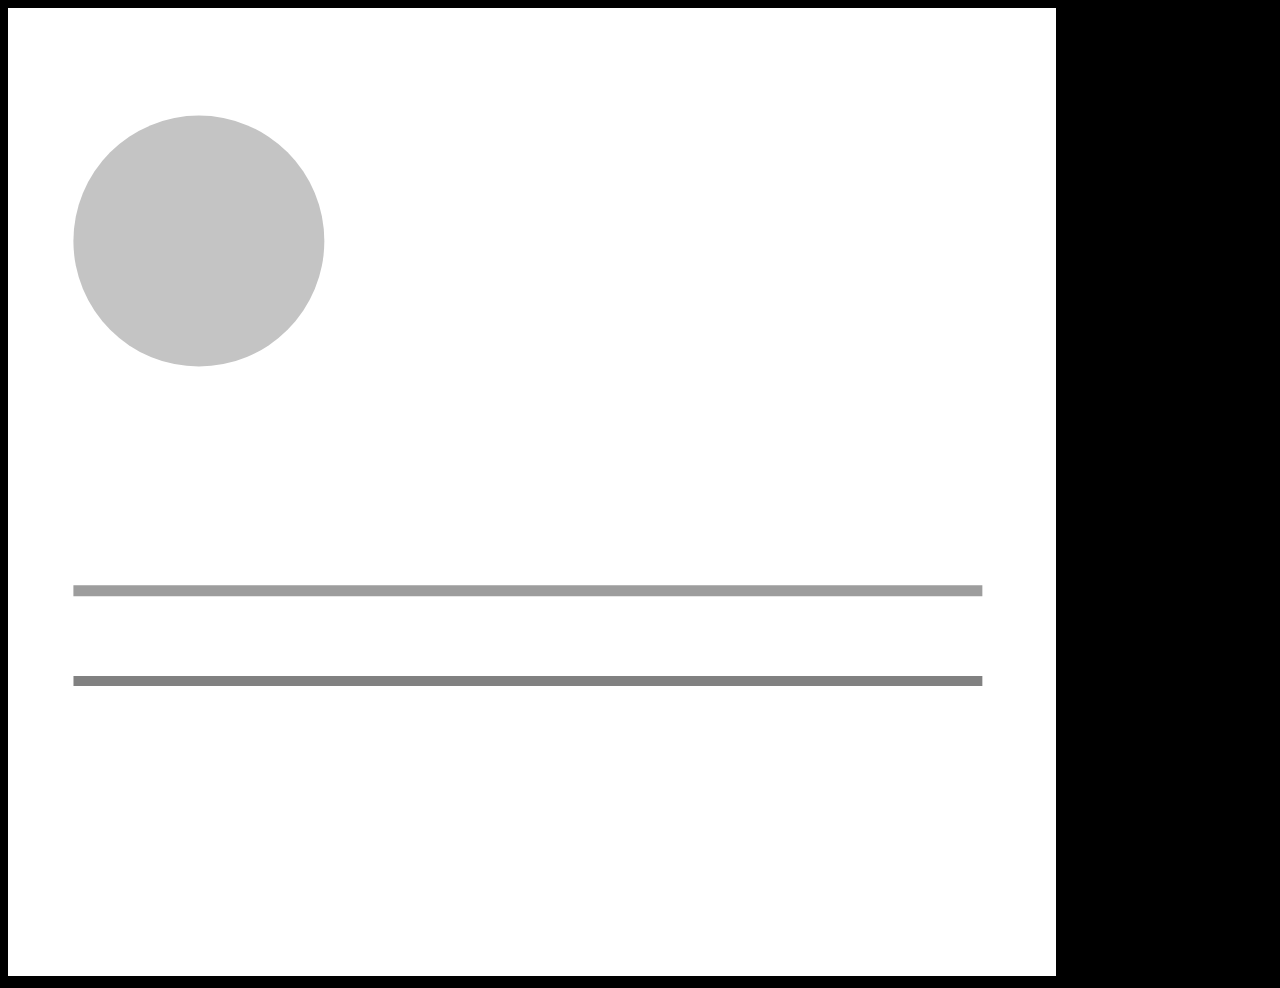
<file: test.html>
<!DOCTYPE html>
<html lang="en">

<head>
    <meta charset="UTF-8">
    <meta name="viewport" content="width=device-width, initial-scale=1.0">
    <title>Document</title>
    <link rel="stylesheet" href="./css/test.css">
</head>

<body>

    <svg width="1048" height="968" viewBox="0 0 1048 968" fill="none" xmlns="http://www.w3.org/2000/svg">
        <g id="Frame 1">
            <rect width="1048" height="968" fill="white" />
            <circle id="terminal_arna" cx="190.873" cy="233.059" r="125.471" fill="#C4C4C4" />
            <rect id="popup_terminal" x="510.345" y="107.588" width="464.009" height="250.941" fill="#C4C4C4" />
            <path id="routeline_66" d="M65.4021 582.782H974.354" stroke="#9D9D9D" stroke-width="11" />
            <path id="routeline_77" d="M65.4763 672.916L974.354 672.916" stroke="#818181" stroke-width="10" />
        </g>
    </svg>

    <script src="./js/test.js" type="module"></script>
</body>

</html>
</file>
<file: css/style.css>
[id^="route_"] {
    transition: stroke 0.6s, stroke-width 0.6s;
}

[id^="route_"]:hover {
    stroke: rgb(231, 69, 40);
    stroke-width: 16px;
}

[id^="stop_"] {
    transform: scale(1.3);
    transition: fill 0.3s, transform 0.2s;
    transform-origin: center;
    transform-box: fill-box;
}

[id^="stop_"]:hover {
    transform: scale(1.8);
}

[id^="terminal_"] {
    transition: fill 0.3s, transform 0.2s;
    transform-origin: center;
    transform-box: fill-box;
}

[id^="terminal_"]:hover {
    transform: scale(1.5);
    fill: rgb(226, 76, 39);
    stroke: rgb(226, 76, 39);
}

[id^="popup_"] {
    opacity: 0;
}

.route-hovered {
    stroke: rgb(228, 93, 40);
    stroke-width: 16px;
    animation: pulseLine 0.8s ease-in-out infinite;
}

.popup-open {
    opacity: 100;
    transition: 0.2s;
}

.popup-closed {
    opacity: 0;
    transition: 0.2s;
}

@keyframes pulseLine {
    0% {
        stroke-width: 10px;
    }

    50% {
        stroke-width: 20px;
    }

     100% {
        stroke-width: 10px;
    }
    
}
</file>
<file: css/test.css>
body {
    background-color: black;
}


#terminal_arna {
    transition: fill 0.3s, transform 0.5s;
    transform-origin: center;
    transform-box: fill-box;
}

#terminal_arna:hover {
    fill: black;
    transform: scale(1.2);
  
}

[id^="routeline_"] {
    transition: stroke 0.3s, stroke-width 0.5s;
    transform-origin: center;
    transform-box: fill-box;
}

[id^="routeline_"]:hover {
    stroke: black;
    stroke-width: 20px;
}

[id^="popup_"] {
    opacity: 0;
}

.route-hovered {
    z-index: 999;
}

.popup-open {
    opacity: 100;
    transition: 0.2s;
}

.popup-closed {
    opacity: 0;
    transition: 0.2s;
}
</file>
